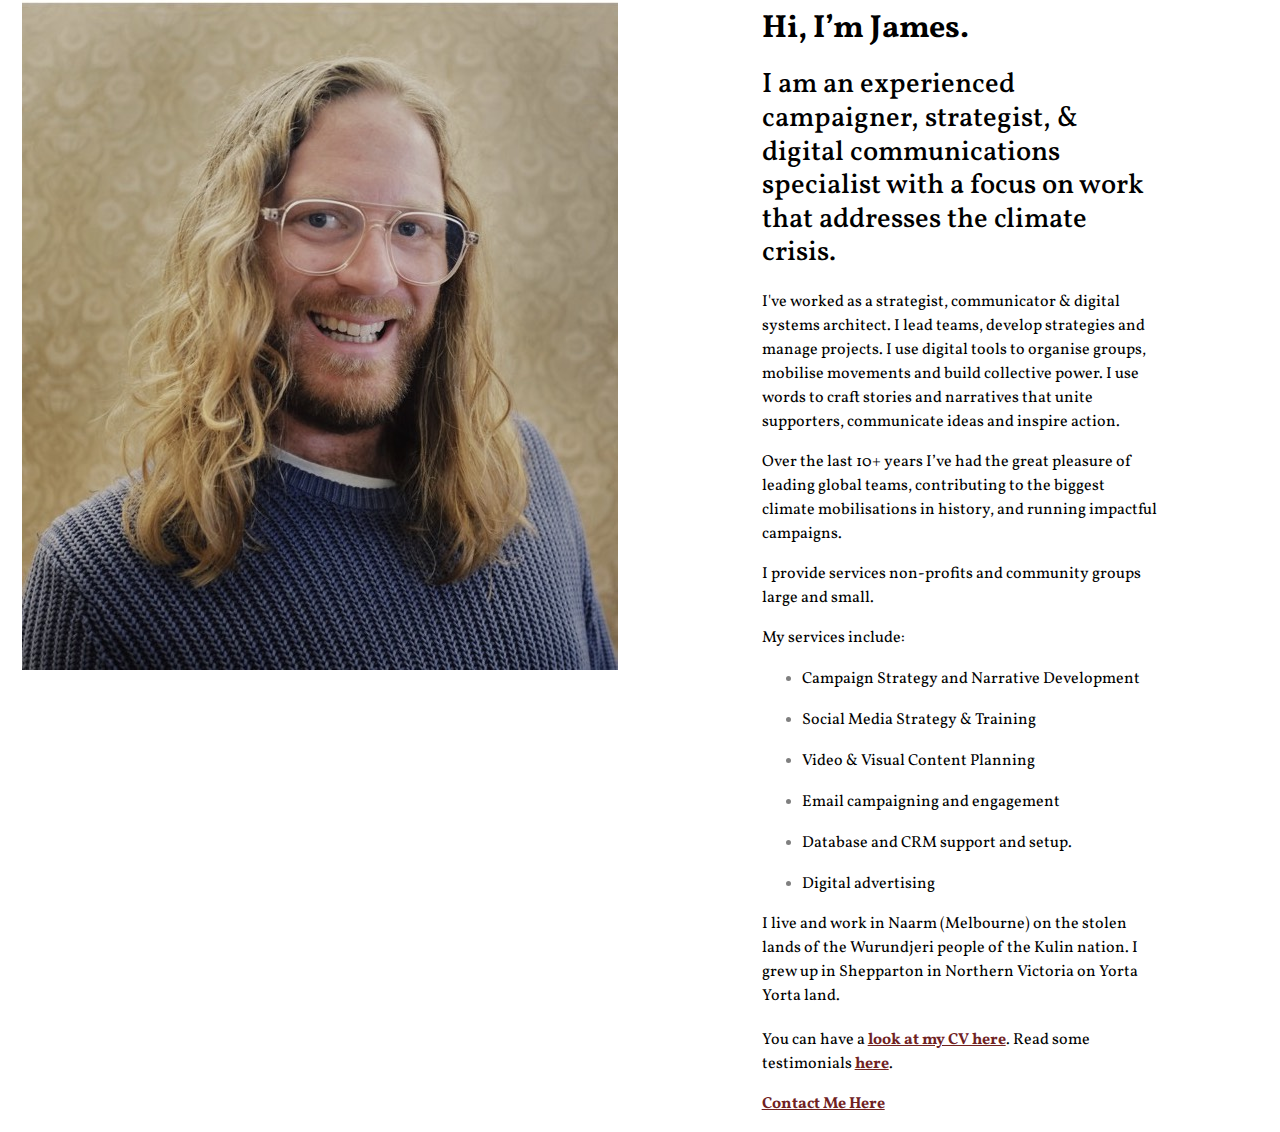
<file: index.html>
<!doctype html>
<html>
<head>
    <meta charset="utf-8">
    <meta name="keywords" content="">
    <meta name="description" content="">
    <meta name="viewport" content="width=device-width, initial-scale=1.0, viewport-fit=cover">
	<link rel="canonical" href="https://jamesclark.net.au/">
	<meta name="robots" content="index, follow">
	<meta name="twitter:card" content="summary">
	<meta name="twitter:title" content="Hi, I'm James">
	<meta name="twitter:description" content="I do strategy and communications for social movements and progressive politics.">
	<meta name="twitter:image" content="https://jamesclark.net.au/img/D91422C7-831E-4D8B-9B48-ACA32527E2F3.jpg">
	<meta property="og:type" content="website">
	<meta property="og:site_name" content="James Clark | Communications, Strategy & Organising">
	<meta property="og:title" content="Hi, I'm James">
	<meta property="og:description" content="I do strategy and communications for social movements and progressive politics.">
	<meta property="og:url" content="https://jamesclark.net.au/index.html"> 
	<meta property="og:image" content="https://jamesclark.net.au/img/D91422C7-831E-4D8B-9B48-ACA32527E2F3.jpg">
    <link rel="shortcut icon" type="image/png" href="favicon.png">
    
	<link rel="stylesheet" type="text/css" href="./css/bootstrap.min.css?3779">
	<link rel="stylesheet" type="text/css" href="style.css?2828">
	<link href='https://fonts.googleapis.com/css?family=Vollkorn&display=swap&subset=latin,latin-ext' rel='stylesheet' type='text/css'>
    <title>James Clark | Strategy, Communications & Politics</title>


    
<!-- Analytics -->
 
<!-- Analytics END -->
    
</head>
<body>
<!-- Main container -->
<div class="page-container">
    
<!-- bloc-0 -->
<div class="bloc full-width-bloc l-bloc" id="bloc-0">
	<div class="container bloc-no-padding bloc-no-padding-lg">
		<div class="row">
			<div class="col-md-12 offset-lg--1 col-lg-6">
				<img src="img/lazyload-ph.png" data-src="img/DC8A89D3-BA5E-4DF2-8D17-902EA59EA679%202.jpg" class="img-fluid mx-auto d-block lazyload" alt="James Clark" />
			</div>
			<div class="align-self-center offset-md-1 col-md-10 col-sm-10 offset-sm-1 offset-1 col-10 offset-lg-1 col-lg-4">
				<h2 class="mg-md">
					<strong>Hi, I&rsquo;m James.</strong>
				</h2>
				<h3 class="mg-md">
					I am an experienced campaigner, strategist, &amp; digital communications specialist with a focus on work that addresses the climate crisis.<br>
				</h3>
				<p>
					I've worked as a strategist, communicator &amp; digital systems architect. I lead teams, develop strategies and manage projects. I use digital tools to organise groups, mobilise movements and build collective power. I use words to craft stories and narratives that unite supporters, communicate ideas and inspire action.<br>
				</p>
				<p>
					Over the last 10+ years I&rsquo;ve had the great pleasure of leading global teams, contributing to the biggest climate mobilisations in history, and running impactful campaigns.<br>
				</p>
				<p>
					I provide services non-profits and community groups large and small.&nbsp;<br>
				</p>
				<p>
					My services include:<br>
				</p>
				<ul>
					<li>
						<p>
							Campaign Strategy and Narrative Development<br>
						</p>
					</li>
					<li>
						<p>
							Social Media Strategy &amp; Training<br>
						</p>
					</li>
					<li>
						<p>
							Video &amp; Visual Content Planning<br>
						</p>
					</li>
					<li>
						<p>
							Email campaigning and engagement<br>
						</p>
					</li>
					<li>
						<p>
							Database and CRM support and setup.<br>
						</p>
					</li>
					<li>
						<p>
							Digital advertising
						</p>
					</li>
				</ul>
				<p>
					I live and work in Naarm (Melbourne) on the stolen lands of the Wurundjeri people of the Kulin nation. I grew up in Shepparton in Northern Victoria on Yorta Yorta land.<br>
				</p>
				<p class="mg-md">
				</p>
				<p>
					You can have a <a href="https://www.linkedin.com/in/jamesclark1990">look at my CV here</a>. Read some testimonials <a href="testimonials.html">here</a>.<br>
				</p>
				<p>
					<a href="mailto:jamesclark@hey.com">Contact Me Here</a><br>
				</p>
			</div>
		</div>
	</div>
</div>
<!-- bloc-0 END -->

<!-- ScrollToTop Button -->
<a class="bloc-button btn btn-d scrollToTop" onclick="scrollToTarget('1',this)"><svg xmlns="http://www.w3.org/2000/svg" width="22" height="22" viewBox="0 0 32 32"><path class="scroll-to-top-btn-icon" d="M30,22.656l-14-13-14,13"/></svg></a>
<!-- ScrollToTop Button END-->


</div>
<!-- Main container END -->
    


<!-- Additional JS -->
<script src="./js/jquery.min.js?2451"></script>
<script src="./js/bootstrap.bundle.min.js?6159"></script>
<script src="./js/blocs.min.js?1440"></script>
<script src="./js/lazysizes.min.js" defer></script><!-- Additional JS END -->


</body>
</html>
</file>
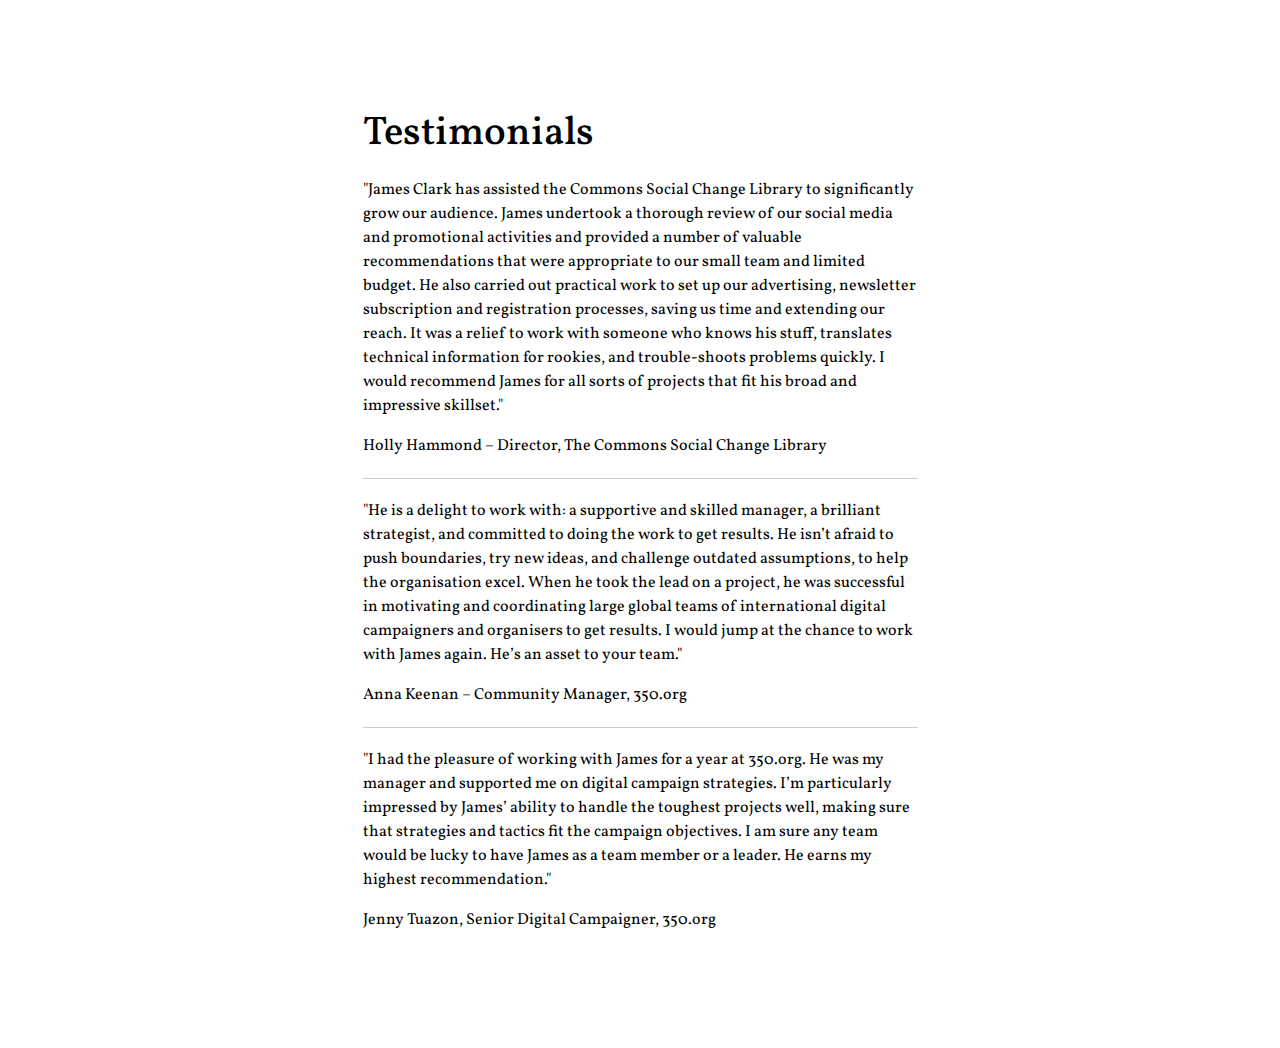
<file: testimonials.html>
<!doctype html>
<html>
<head>
    <meta charset="utf-8">
    <meta name="keywords" content="">
    <meta name="description" content="">
    <meta name="viewport" content="width=device-width, initial-scale=1.0, viewport-fit=cover">
	<link rel="canonical" href="https://jamesclark.net.au/testimonials.html">
	<meta name="robots" content="index, follow">
    <link rel="shortcut icon" type="image/png" href="favicon.png">
    
	<link rel="stylesheet" type="text/css" href="./css/bootstrap.min.css?1343">
	<link rel="stylesheet" type="text/css" href="style.css?6294">
	<link href='https://fonts.googleapis.com/css?family=Vollkorn&display=swap&subset=latin,latin-ext' rel='stylesheet' type='text/css'>
    <title>Testimonials</title>


    
<!-- Analytics -->
 
<!-- Analytics END -->
    
</head>
<body>
<!-- Main container -->
<div class="page-container">
    
<!-- bloc-1 -->
<div class="bloc l-bloc" id="bloc-1">
	<div class="container bloc-lg">
		<div class="row">
			<div class="col-sm-10 offset-sm-1 col-md-8 offset-md-2 col-lg-6 offset-lg-3 text-md-left text-center">
				<h1 class="mg-md">
					Testimonials
				</h1>
				<p>
					"James Clark has assisted the Commons Social Change Library to significantly grow our audience. James undertook a thorough review of our social media and promotional activities and provided a number of valuable recommendations that were appropriate to our small team and limited budget. He also carried out practical work to set up our advertising, newsletter subscription and registration processes, saving us time and extending our reach. It was a relief to work with someone who knows his stuff, translates technical information for rookies, and trouble-shoots problems quickly. I would recommend James for all sorts of projects that fit his broad and impressive skillset."
				</p>
				<p>
					Holly Hammond – Director, The Commons Social Change Library<br>
				</p>
				<div class="divider-h">
				</div>
				<p>
					"He is a delight to work with: a supportive and skilled manager, a brilliant strategist, and committed to doing the work to get results. He isn&rsquo;t afraid to push boundaries, try new ideas, and challenge outdated assumptions, to help the organisation excel. When he took the lead on a project, he was successful in motivating and coordinating large global teams of international digital campaigners and organisers to get results. I would jump at the chance to work with James again. He&rsquo;s an asset to your team."
				</p>
				<p>
					Anna Keenan – Community Manager, 350.org
				</p>
				<div class="divider-h">
				</div>
				<p>
					"I had the pleasure of working with James for a year at 350.org. He was my manager and supported me on digital campaign strategies. I&rsquo;m particularly impressed by James&rsquo; ability to handle the toughest projects well, making sure that strategies and tactics fit the campaign objectives. I am sure any team would be lucky to have James as a team member or a leader. He earns my highest recommendation."
				</p>
				<p>
					Jenny Tuazon, Senior Digital Campaigner, 350.org
				</p>
			</div>
		</div>
	</div>
</div>
<!-- bloc-1 END -->

<!-- ScrollToTop Button -->
<a class="bloc-button btn btn-d scrollToTop" onclick="scrollToTarget('1',this)"><svg xmlns="http://www.w3.org/2000/svg" width="22" height="22" viewBox="0 0 32 32"><path class="scroll-to-top-btn-icon" d="M30,22.656l-14-13-14,13"/></svg></a>
<!-- ScrollToTop Button END-->


</div>
<!-- Main container END -->
    


<!-- Additional JS -->
<script src="./js/jquery.min.js?2451"></script>
<script src="./js/bootstrap.bundle.min.js?6159"></script>
<script src="./js/blocs.min.js?1440"></script>
<script src="./js/lazysizes.min.js" defer></script><!-- Additional JS END -->


</body>
</html>
</file>
<file: style.css>
/*-----------------------------------------------------------------------------------
	James Clark | Communications, Strategy & Organising
	About: James Clark is a communications and strategy professional from Melbourne, Australia.
	Author: James Clark
	Version: 1.0
	Built with Blocs
-----------------------------------------------------------------------------------*/
body{
	margin:0;
	padding:0;
    background:#FFFFFF;
    overflow-x:hidden;
    -webkit-font-smoothing: antialiased;
    -moz-osx-font-smoothing: grayscale;
}
.page-container{overflow: hidden;} /* Prevents unwanted scroll space when scroll FX used. */
a,button{transition: background .3s ease-in-out;outline: none!important;} /* Prevent blue selection glow on Chrome and Safari */
a:hover{text-decoration: none; cursor:pointer;}

/* = Blocs
-------------------------------------------------------------- */

.bloc{
	width:100%;
	clear:both;
	background: 50% 50% no-repeat;
	padding:0 20px;
	-webkit-background-size: cover;
	-moz-background-size: cover;
	-o-background-size: cover;
	background-size: cover;
	position:relative;
	display:flex;
}
.bloc .container{
	padding-left:0;
	padding-right:0;
}


/* Sizes */

.bloc-lg{
	padding:100px 20px;
}

/* = Full Width Blocs 
-------------------------------------------------------------- */

.full-width-bloc{
	padding-left:0;
	padding-right:0;
}
.full-width-bloc .row{
	margin-left:0;
	margin-right:0;
}
.full-width-bloc .container{
	width:100%;
	max-width:100%!important;
}
.full-width-bloc .carousel img{
	width:100%;
	height:auto;
}


/* Light theme */

.d-bloc .card,.l-bloc{
	color:rgba(0,0,0,.5);
}
.d-bloc .card button:hover,.l-bloc button:hover{
	color:rgba(0,0,0,.7);
}
.l-bloc .icon-round,.l-bloc .icon-square,.l-bloc .icon-rounded,.l-bloc .icon-semi-rounded-a,.l-bloc .icon-semi-rounded-b{
	border-color:rgba(0,0,0,.7);
}
.d-bloc .card .divider-h span,.l-bloc .divider-h span{
	border-color:rgba(0,0,0,.1);
}
.d-bloc .card .a-btn,.l-bloc .a-btn,.l-bloc .navbar a,.l-bloc a .icon-sm, .l-bloc a .icon-md, .l-bloc a .icon-lg, .l-bloc a .icon-xl, .l-bloc h1 a, .l-bloc h2 a, .l-bloc h3 a, .l-bloc h4 a, .l-bloc h5 a, .l-bloc h6 a, .l-bloc p a{
	color:rgba(0,0,0,.6);
}
.d-bloc .card .a-btn:hover,.l-bloc .a-btn:hover,.l-bloc .navbar a:hover, .l-bloc a:hover .icon-sm, .l-bloc a:hover .icon-md, .l-bloc a:hover .icon-lg, .l-bloc a:hover .icon-xl, .l-bloc h1 a:hover, .l-bloc h2 a:hover, .l-bloc h3 a:hover, .l-bloc h4 a:hover, .l-bloc h5 a:hover, .l-bloc h6 a:hover, .l-bloc p a:hover{
	color:rgba(0,0,0,1);
}
.l-bloc .navbar-toggle .icon-bar{
	color:rgba(0,0,0,.6);
}
.d-bloc .card .btn-wire,.d-bloc .card .btn-wire:hover,.l-bloc .btn-wire,.l-bloc .btn-wire:hover{
	color:rgba(0,0,0,.7);
	border-color:rgba(0,0,0,.3);
}


/* = NavBar
-------------------------------------------------------------- */

/* Handle Multi Level Navigation */
.dropdown-menu .dropdown-menu{
	border:none}
@media (min-width:576px){
	
.navbar-expand-sm .dropdown-menu .dropdown-menu{
	border:1px solid rgba(0,0,0,.15);
	position:absolute;
	left:100%;
	top:-7px}.navbar-expand-sm .dropdown-menu .submenu-left{
	right:100%;
	left:auto}}@media (min-width:768px){
	.navbar-expand-md .dropdown-menu .dropdown-menu{
	border:1px solid rgba(0,0,0,.15);
	border:1px solid rgba(0,0,0,.15);
	position:absolute;
	left:100%;
	top:-7px}.navbar-expand-md .dropdown-menu .submenu-left{
	right:100%;
	left:auto}}@media (min-width:992px){
	.navbar-expand-lg .dropdown-menu .dropdown-menu{
	border:1px solid rgba(0,0,0,.15);
	position:absolute;
	left:100%;
	top:-7px}.navbar-expand-lg .dropdown-menu .submenu-left{
	right:100%;
	left:auto}
}
/* = Bric adjustment margins
-------------------------------------------------------------- */

.mg-md{
	margin-top:10px;
	margin-bottom:20px;
}

/* = Buttons
-------------------------------------------------------------- */

.btn-d,.btn-d:hover,.btn-d:focus{
	color:#FFF;
	background:rgba(0,0,0,.3);
}

/* Prevent ugly blue glow on chrome and safari */
button{
	outline: none!important;
}






.card-sq, .card-sq .card-header, .card-sq .card-footer{
	border-radius:0;
}
.card-rd{
	border-radius:30px;
}
.card-rd .card-header{
	border-radius:29px 29px 0 0;
}
.card-rd .card-footer{
	border-radius:0 0 29px 29px;
}

/* = Classic Dividers
-------------------------------------------------------------- */
.divider-h{
	min-height: 1px;
	background-color:rgba(0,0,0,.2);
	margin: 20px 0;
}
.divider-half{
	width: 50%;
}
.dropdown-menu .divider-h{
	margin:0;
}




/* ScrollToTop button */

.scrollToTop{
	width:36px;
	height:36px;
	padding:5px;
	position:fixed;
	bottom:20px;
	right:20px;
	opacity:0;
	z-index:999;
	transition: all .3s ease-in-out;
	pointer-events:none;
}
.showScrollTop{
	opacity: 1;
	pointer-events:all;
}
.scroll-to-top-btn-icon{
	fill: none;
	stroke: #fff;
	stroke-width: 2px;
	fill-rule: evenodd;
	stroke-linecap:round;
}

/* = Custom Styling
-------------------------------------------------------------- */

h1,h2,h3,h4,h5,h6,p,label,.btn,a{
	font-family:"Vollkorn";
	color:#000000!important;
}
.container{
	max-width:1140px;
}
a{
	text-decoration:underline!important;
	font-weight:bold;
	color:#70221F!important;
}

/* = Colour
-------------------------------------------------------------- */


/* Bloc image backgrounds */




/* = Bloc Padding Multi Breakpoint
-------------------------------------------------------------- */

@media (min-width: 576px) {
    .bloc-xxl-sm{padding:200px 20px;}
    .bloc-xl-sm{padding:150px 20px;}
    .bloc-lg-sm{padding:100px 20px;}
    .bloc-md-sm{padding:50px 20px;}
    .bloc-sm-sm{padding:20px;}
    .bloc-no-padding-sm{padding:0 20px;}
}
@media (min-width: 768px) {
    .bloc-xxl-md{padding:200px 20px;}
    .bloc-xl-md{padding:150px 20px;}
    .bloc-lg-md{padding:100px 20px;}
    .bloc-md-md{padding:50px 20px;}
    .bloc-sm-md{padding:20px 20px;}
    .bloc-no-padding-md{padding:0 20px;}
}
@media (min-width: 992px) {
    .bloc-xxl-lg{padding:200px 20px;}
    .bloc-xl-lg{padding:150px 20px;}
    .bloc-lg-lg{padding:100px 20px;}
    .bloc-md-lg{padding:50px 20px;}
    .bloc-sm-lg{padding:20px;}
    .bloc-no-padding-lg{padding:0 20px;}
}


/* = Mobile adjustments 
-------------------------------------------------------------- */
@media (max-width: 1024px)
{
    .bloc.full-width-bloc, .bloc-tile-2.full-width-bloc .container, .bloc-tile-3.full-width-bloc .container, .bloc-tile-4.full-width-bloc .container{
        padding-left: 0; 
        padding-right: 0;  
    }
}
@media (max-width: 991px)
{
    .container{width:100%;}
    .bloc{padding-left: constant(safe-area-inset-left);padding-right: constant(safe-area-inset-right);} /* iPhone X Notch Support*/
    .bloc-group, .bloc-group .bloc{display:block;width:100%;}
}
@media (max-width: 767px)
{
    .bloc-tile-2 .container, .bloc-tile-3 .container, .bloc-tile-4 .container{
        padding-left:0;padding-right:0;
    }
    .btn-dwn{
       display:none; 
    }
    .voffset{
        margin-top:5px;
    }
    .voffset-md{
        margin-top:20px;
    }
    .voffset-lg{
        margin-top:30px;
    }
    form{
        padding:5px;
    }
    .close-lightbox{
        display:inline-block;
    }
    .blocsapp-device-iphone5{
	   background-size: 216px 425px;
	   padding-top:60px;
	   width:216px;
	   height:425px;
    }
    .blocsapp-device-iphone5 img{
	   width: 180px;
	   height: 320px;
    }
}
</file>
